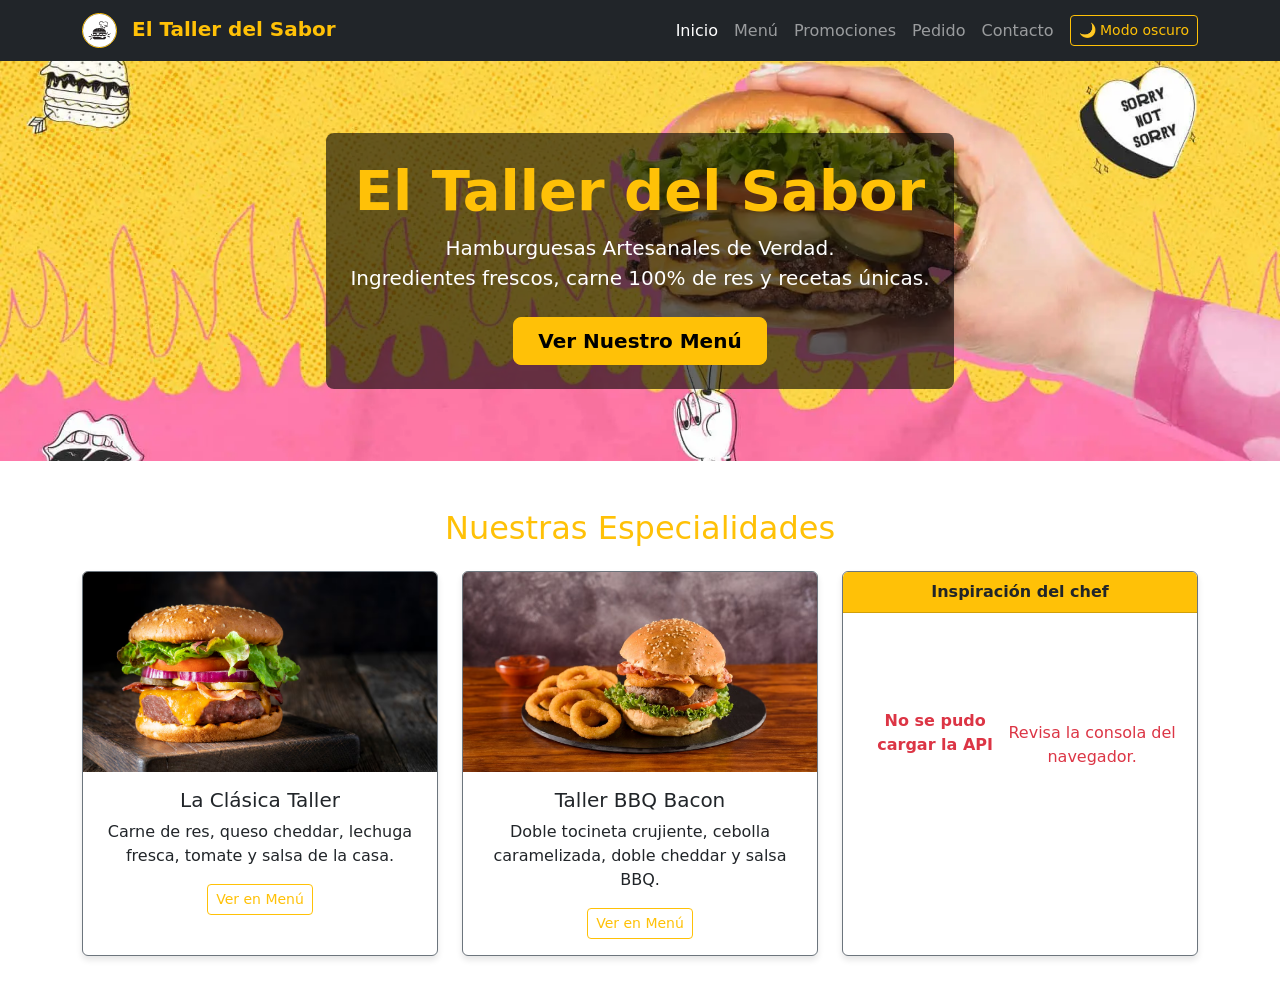
<file: index.html>
<!DOCTYPE html>
<html lang="es">
<head>
  <meta charset="UTF-8">
  <meta name="viewport" content="width=device-width, initial-scale=1.0">
  <title>El Taller del Sabor / Index</title>
  
  <link rel="icon" type="image/png" href="img/branding/favicon.png">
  <link href="https://cdn.jsdelivr.net/npm/bootstrap@5.3.0/dist/css/bootstrap.min.css" rel="stylesheet">
  <link rel="stylesheet" href="css/styles.css">
</head>
<body id="cuerpoPagina">

  <!-- Navegación -->
  <nav class="navbar navbar-expand-lg navbar-dark bg-dark sticky-top">
    <div class="container">
      <a class="navbar-brand fw-bold text-warning" href="index.html">
        <img src="img/branding/logo.jpg" width="35" height="35" class="rounded-circle me-2"> El Taller del Sabor
      </a>
      
      <button class="navbar-toggler" type="button" data-bs-toggle="collapse" data-bs-target="#menu">
        <span class="navbar-toggler-icon"></span>
      </button>

      <div class="collapse navbar-collapse" id="menu">
        <ul class="navbar-nav ms-auto align-items-lg-center">
          <li class="nav-item"><a class="nav-link active" href="index.html">Inicio</a></li>
          <li class="nav-item"><a class="nav-link" href="pages/menu.html">Menú</a></li>
          <li class="nav-item"><a class="nav-link" href="pages/promociones.html">Promociones</a></li>
          <li class="nav-item"><a class="nav-link" href="pages/pedidos.html">Pedido</a></li>
          <li class="nav-item"><a class="nav-link" href="pages/contacto.html">Contacto</a></li>
          <li class="nav-item ms-lg-2">
            <button id="btnModoOscuro" class="btn btn-outline-warning btn-sm mt-2 mt-lg-0">Modo oscuro</button>
          </li>
        </ul>
      </div>
    </div>
  </nav>

  <!-- Hero Banner -->
  <header class="hero-banner d-flex align-items-center" style="background-image: url('img/branding/banner-principal.webp');">
    <div class="container text-center">
      <div class="hero-overlay d-inline-block p-4">
        <h1 class="display-4 fw-bold text-warning">El Taller del Sabor</h1>
        <p class="lead text-white mb-4">Hamburguesas Artesanales de Verdad.<br>
        Ingredientes frescos, carne 100% de res y recetas únicas.</p>
        <a href="pages/menu.html" class="btn btn-warning btn-lg fw-bold px-4">Ver Nuestro Menú</a>
      </div>
    </div>
  </header>

  <!-- Especialidades -->
  <main class="container my-5">
    <h2 class="text-center mb-4 text-warning">Nuestras Especialidades</h2>

    <div class="row g-4">
      <!-- Hamburguesa 1 -->
      <div class="col-md-4">
        <div class="card h-100 border-secondary">
          <img src="img/productos/clasica-taller.jpg" class="card-img-top" alt="Hamburguesa Clasica">
          <div class="card-body text-center">
            <h3 class="h5 card-title">La Clásica Taller</h3>
            <p class="card-text">Carne de res, queso cheddar, lechuga fresca, tomate y salsa de la casa.</p>
            <a href="pages/menu.html" class="btn btn-outline-warning btn-sm">Ver en Menú</a>
          </div>
        </div>
      </div>

      <!-- Hamburguesa 2 -->
      <div class="col-md-4">
        <div class="card h-100 border-secondary">
          <img src="img/productos/taller-bbq-bacon.jpg" class="card-img-top" alt="Hamburguesa BBQ Bacon">
          <div class="card-body text-center">
            <h3 class="h5 card-title">Taller BBQ Bacon</h3>
            <p class="card-text">Doble tocineta crujiente, cebolla caramelizada, doble cheddar y salsa BBQ.</p>
            <a href="pages/menu.html" class="btn btn-outline-warning btn-sm">Ver en Menú</a>
          </div>
        </div>
      </div>

    <!-- API - Carrusel Inspiración del Chef -->
<div class="col-md-4">
    <div class="card h-100 border-secondary api-card">

        <div class="card-header bg-warning text-dark text-center fw-bold">
            Inspiración del chef
        </div>

        <div id="carruselHamburguesas" class="carousel slide" data-bs-ride="carousel" data-bs-interval="3000">

            <div id="inner-carrusel" class="carousel-inner">

                <div class="carousel-item active">
                    <div class="api-cargando">
                        Cargando inspiración del chef...
                    </div>
                </div>

            </div>

            <!-- Flecha izquierda -->
            <button
                class="carousel-control-prev"
                type="button"
                data-bs-target="#carruselHamburguesas"
                data-bs-slide="prev">

                <span class="carousel-control-prev-icon"></span>

            </button>

            <!-- Flecha derecha -->
            <button
                class="carousel-control-next"
                type="button"
                data-bs-target="#carruselHamburguesas"
                data-bs-slide="next">

                <span class="carousel-control-next-icon"></span>

            </button>

        </div>

    </div>
</div>

  <script src="https://cdn.jsdelivr.net/npm/bootstrap@5.3.0/dist/js/bootstrap.bundle.min.js"></script>
  <script src="js/app.js"></script>
</body>
</html>
</file>
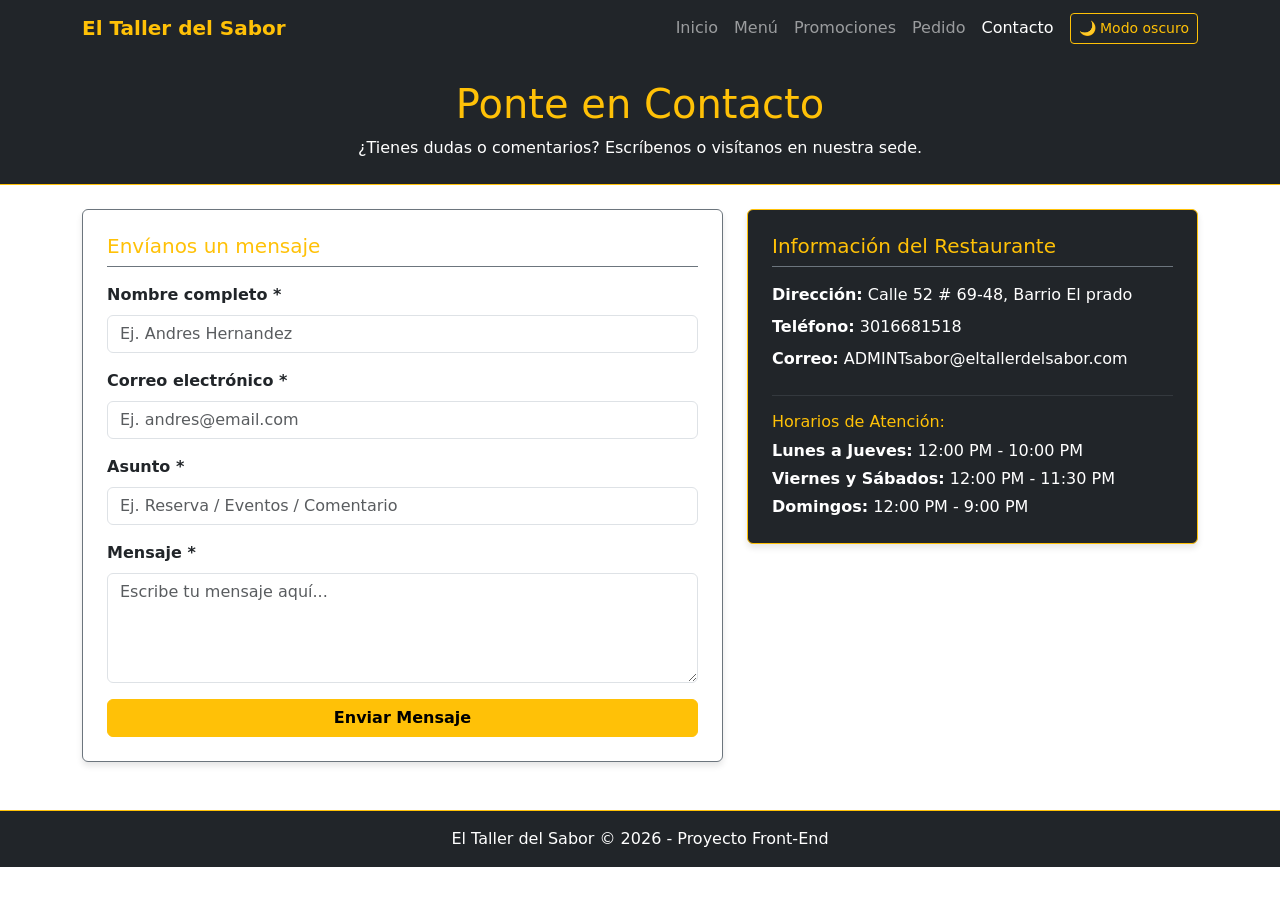
<file: pages/contacto.html>
<!DOCTYPE html>
<html lang="es">
<head>
  <meta charset="UTF-8">
  <meta name="viewport" content="width=device-width, initial-scale=1.0">
  <title>El Taller del Sabor - Contacto</title>
  
  <link href="https://cdn.jsdelivr.net/npm/bootstrap@5.3.0/dist/css/bootstrap.min.css" rel="stylesheet">
  <link rel="stylesheet" href="../css/styles.css">
</head>
<body id="cuerpoPagina">

  <!-- Navegación -->
  <nav class="navbar navbar-expand-lg navbar-dark bg-dark sticky-top">
    <div class="container">
      <a class="navbar-brand fw-bold text-warning" href="../index.html">El Taller del Sabor</a>
      
      <button class="navbar-toggler" type="button" data-bs-toggle="collapse" data-bs-target="#menu">
        <span class="navbar-toggler-icon"></span>
      </button>

      <div class="collapse navbar-collapse" id="menu">
        <ul class="navbar-nav ms-auto align-items-lg-center">
          <li class="nav-item"><a class="nav-link" href="../index.html">Inicio</a></li>
          <li class="nav-item"><a class="nav-link" href="menu.html">Menú</a></li>
          <li class="nav-item"><a class="nav-link" href="promociones.html">Promociones</a></li>
          <li class="nav-item"><a class="nav-link" href="pedidos.html">Pedido</a></li>
          <li class="nav-item"><a class="nav-link active" href="contacto.html">Contacto</a></li>
          <li class="nav-item ms-lg-2">
            <button id="btnModoOscuro" class="btn btn-outline-warning btn-sm mt-2 mt-lg-0">Modo oscuro</button>
          </li>
        </ul>
      </div>
    </div>
  </nav>

  <!-- Encabezado -->
  <header class="bg-dark text-white py-4 mb-4 border-bottom border-warning text-center">
    <div class="container">
      <h1 class="text-warning">Ponte en Contacto</h1>
      <p class="mb-0">¿Tienes dudas o comentarios? Escríbenos o visítanos en nuestra sede.</p>
    </div>
  </header>

  <!-- Contenido Principal -->
  <main class="container my-4">
    <div class="row g-4">
      
      <!-- Formulario de Contacto -->
      <section class="col-lg-7">
        <div class="card border-secondary p-4">
          <h2 class="h5 text-warning border-bottom border-secondary pb-2 mb-3">Envíanos un mensaje</h2>
          
          <form id="formContacto">
            <div class="mb-3">
              <label for="nombreContacto" class="form-label fw-bold">Nombre completo *</label>
              <input type="text" class="form-control" id="nombreContacto" placeholder="Ej. Andres Hernandez" required>
            </div>

            <div class="mb-3">
              <label for="correoContacto" class="form-label fw-bold">Correo electrónico *</label>
              <input type="email" class="form-control" id="correoContacto" placeholder="Ej. andres@email.com" required>
            </div>

            <div class="mb-3">
              <label for="asuntoContacto" class="form-label fw-bold">Asunto *</label>
              <input type="text" class="form-control" id="asuntoContacto" placeholder="Ej. Reserva / Eventos / Comentario" required>
            </div>

            <div class="mb-3">
              <label for="mensajeContacto" class="form-label fw-bold">Mensaje *</label>
              <textarea class="form-control" id="mensajeContacto" rows="4" placeholder="Escribe tu mensaje aquí..." required></textarea>
            </div>

            <button type="submit" class="btn btn-warning w-100 fw-bold">Enviar Mensaje</button>
          </form>
        </div>
      </section>

      <!-- Informacion de Ubicacion y Horarios -->
      <aside class="col-lg-5">
        <div class="card bg-dark text-white border-warning p-4 mb-4">
          <h2 class="h5 text-warning border-bottom border-secondary pb-2 mb-3">Información del Restaurante</h2>
          
          <p class="mb-2"><strong>Dirección:</strong> Calle 52 # 69-48, Barrio El prado</p>
          <p class="mb-2"><strong>Teléfono:</strong> 3016681518</p>
          <p class="mb-2"><strong>Correo:</strong> ADMINTsabor@eltallerdelsabor.com</p>
          
          <hr class="border-secondary my-3">

          <h3 class="h6 text-warning mb-2">Horarios de Atención:</h3>
          <p class="mb-1"><strong>Lunes a Jueves:</strong> 12:00 PM - 10:00 PM</p>
          <p class="mb-1"><strong>Viernes y Sábados:</strong> 12:00 PM - 11:30 PM</p>
          <p class="mb-0"><strong>Domingos:</strong> 12:00 PM - 9:00 PM</p>
        </div>
      </aside>

    </div>
  </main>

  <!-- Pie de página -->
  <footer class="bg-dark text-white text-center py-3 mt-5 border-top border-warning">
    <div class="container">
      <p class="mb-0">El Taller del Sabor &copy; 2026 - Proyecto Front-End</p>
    </div>
  </footer>

  <!-- Scripts -->
  <script src="https://cdn.jsdelivr.net/npm/bootstrap@5.3.0/dist/js/bootstrap.bundle.min.js"></script>
  <script src="../js/app.js"></script>
</body>
</html>
</file>
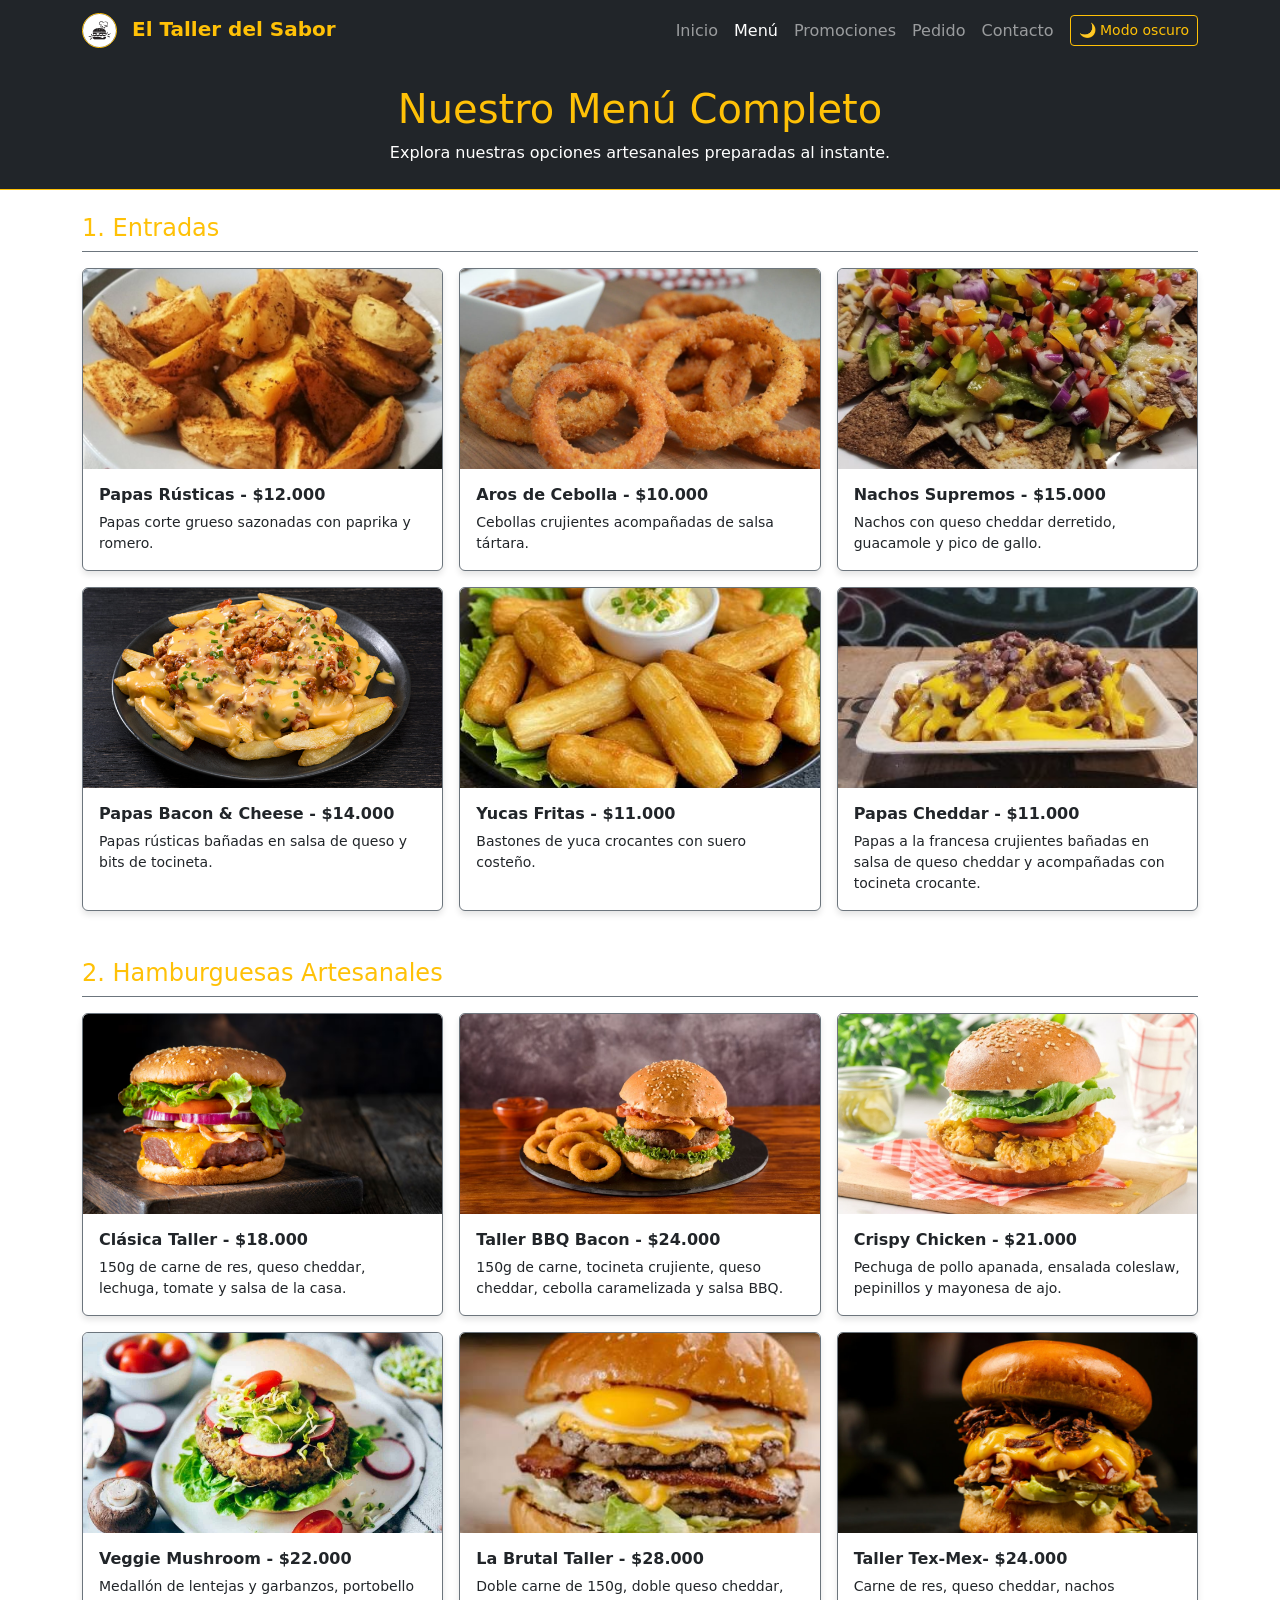
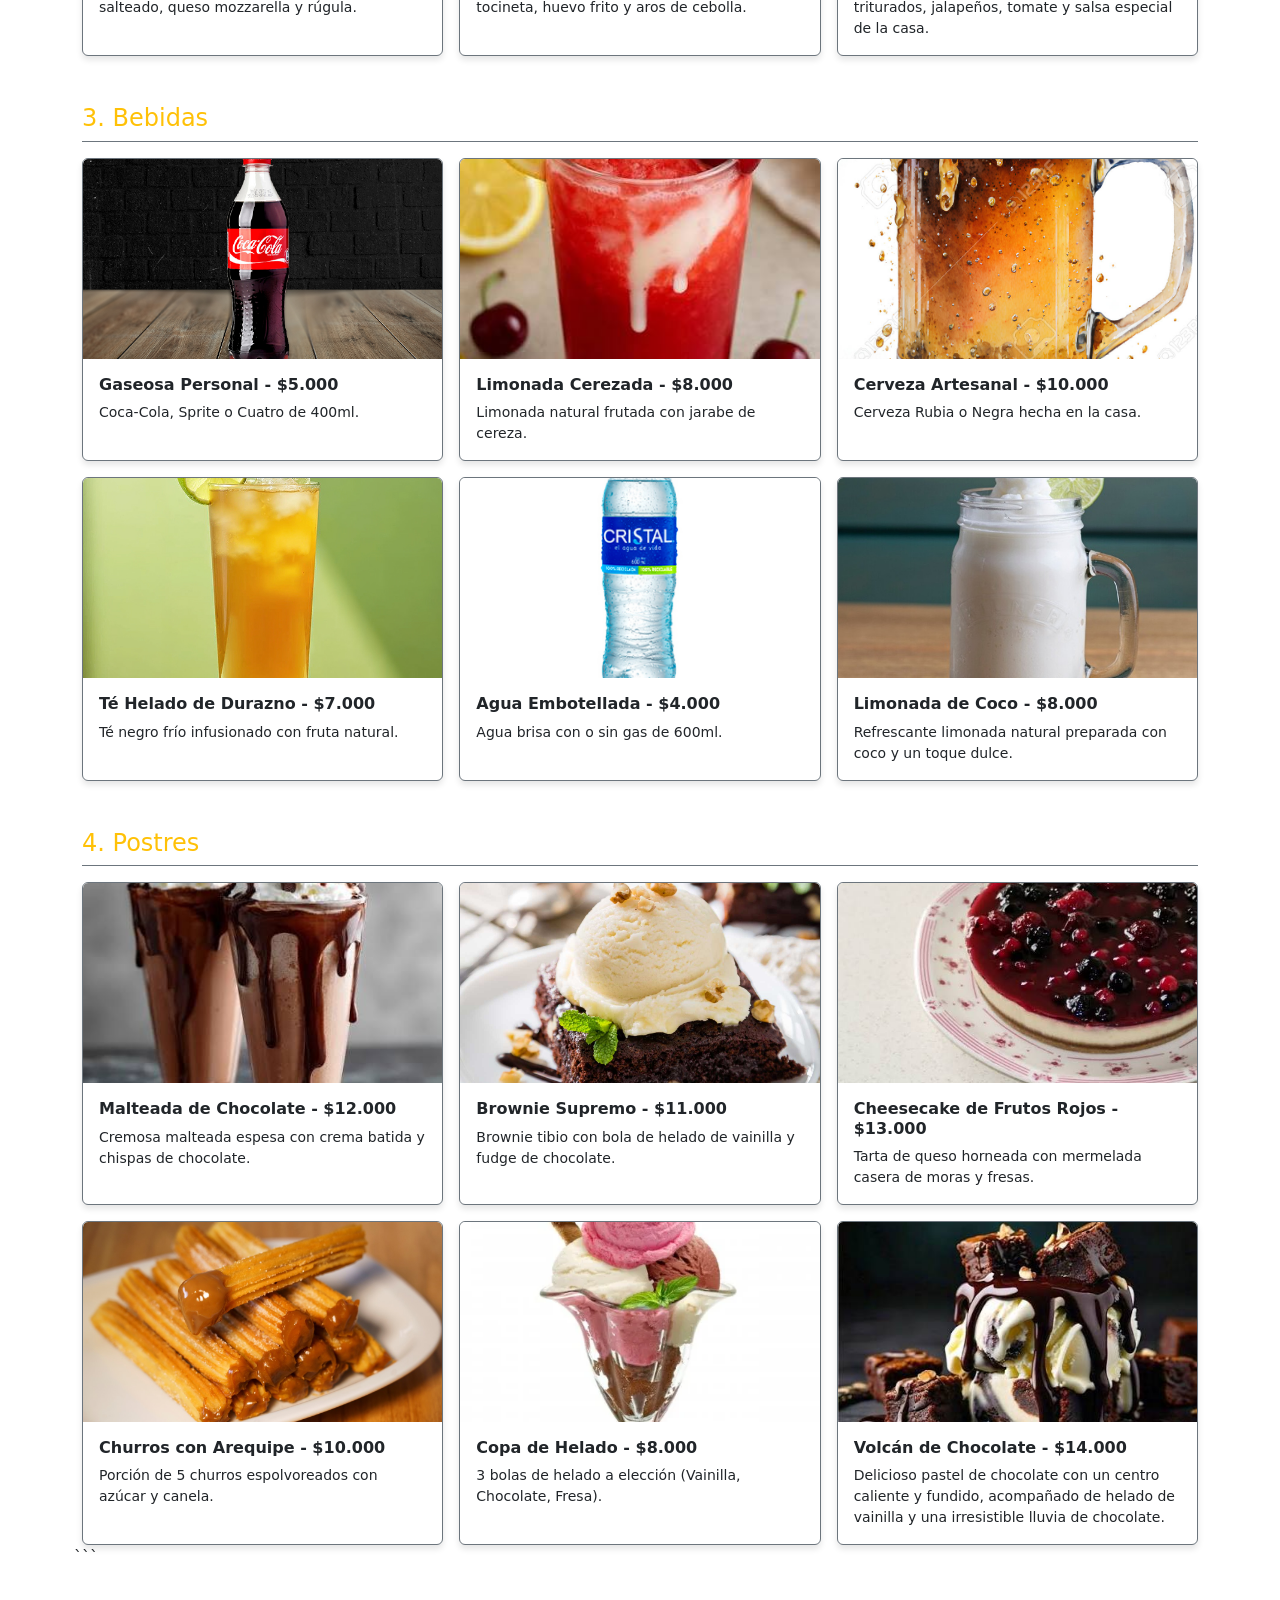
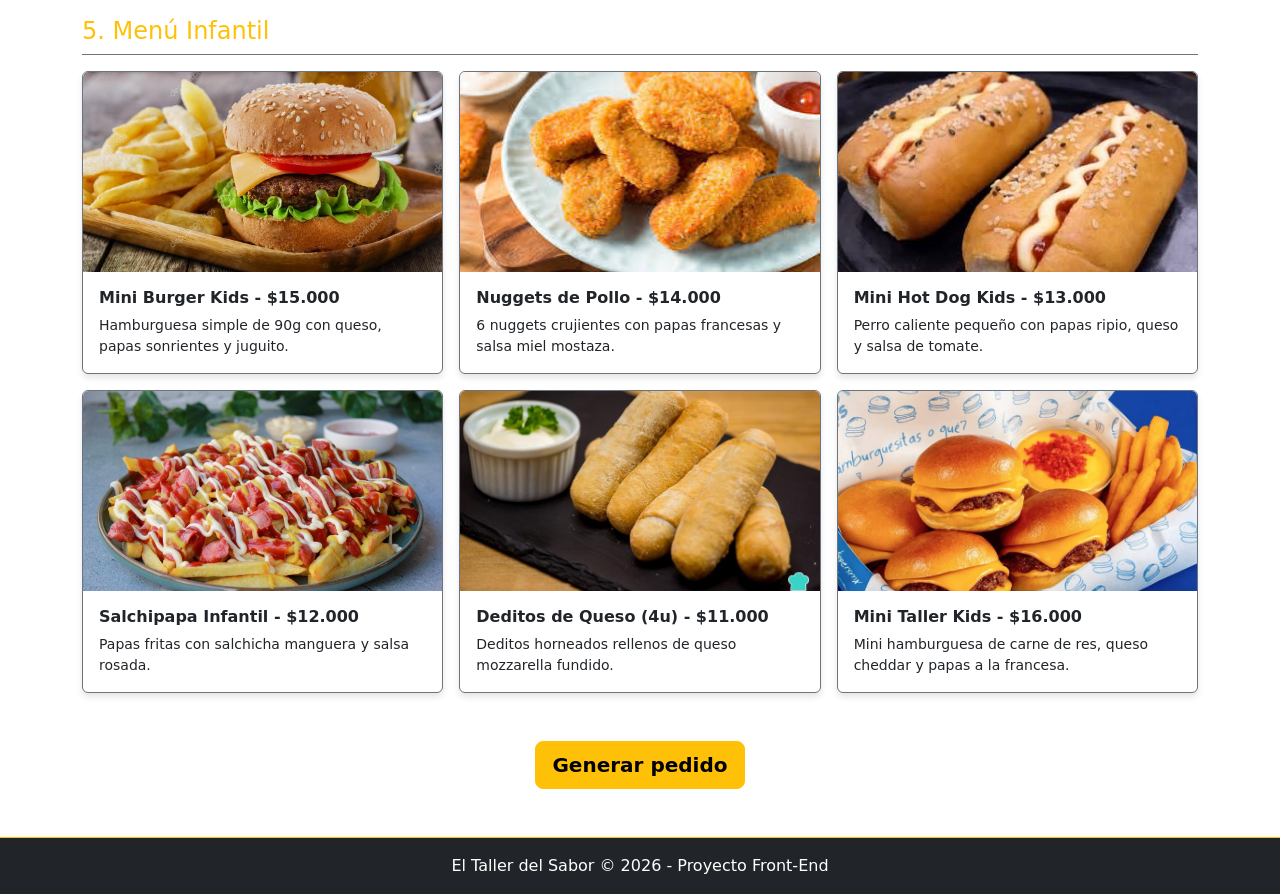
<file: pages/menu.html>
<!DOCTYPE html>
<html lang="es">
<head>
  <meta charset="UTF-8">
  <meta name="viewport" content="width=device-width, initial-scale=1.0">
  <title>El Taller del Sabor - Menú</title>
  
  <!-- Icono y estilos de Bootstrap -->
  <link rel="icon" type="image/png" href="../img/branding/favicon.png">
  <link href="https://cdn.jsdelivr.net/npm/bootstrap@5.3.0/dist/css/bootstrap.min.css" rel="stylesheet">
  <link rel="stylesheet" href="../css/styles.css">
  
</head>
<body id="cuerpoPagina">

  <!-- Barra de navegación principal -->
  <nav class="navbar navbar-expand-lg navbar-dark bg-dark sticky-top">
    <div class="container">
      <a class="navbar-brand fw-bold text-warning" href="../index.html">
        <img src="../img/branding/logo.jpg" width="35" height="35" class="rounded-circle me-2" alt="Logo"> El Taller del Sabor
      </a>
      
      <button class="navbar-toggler" type="button" data-bs-toggle="collapse" data-bs-target="#menu">
        <span class="navbar-toggler-icon"></span>
      </button>

      <div class="collapse navbar-collapse" id="menu">
        <ul class="navbar-nav ms-auto align-items-lg-center">
          <li class="nav-item"><a class="nav-link" href="../index.html">Inicio</a></li>
          <li class="nav-item"><a class="nav-link active" href="menu.html">Menú</a></li>
          <li class="nav-item"><a class="nav-link" href="promociones.html">Promociones</a></li>
          <li class="nav-item"><a class="nav-link" href="pedidos.html">Pedido</a></li>
          <li class="nav-item"><a class="nav-link" href="contacto.html">Contacto</a></li>
          <li class="nav-item ms-lg-2">
            <button id="btnModoOscuro" class="btn btn-outline-warning btn-sm mt-2 mt-lg-0">Modo oscuro</button>
          </li>
        </ul>
      </div>
    </div>
  </nav>

  <!-- Encabezado de la sección -->
  <header class="bg-dark text-white py-4 mb-4 border-bottom border-warning text-center">
    <div class="container">
      <h1 class="text-warning">Nuestro Menú Completo</h1>
      <p class="mb-0">Explora nuestras opciones artesanales preparadas al instante.</p>
    </div>
  </header>

  <!-- Contenido principal con las categorías del menú -->
  <main class="container my-4">

    <!-- Categoría 1: Acompañamientos -->
    <section class="mb-5">
      <h2 class="h4 text-warning border-bottom border-secondary pb-2 mb-3">1. Entradas</h2>
      <div class="row g-3">
    
        <div class="col-md-4">
          <article class="card h-100 border-secondary overflow-hidden">
            <img src="../img/entradas/papas-rusticas.jpg" class="card-img-top" alt="Papas Rústicas">
            <div class="card-body d-flex flex-column justify-content-between">
              <div>
                <h3 class="h6 card-title fw-bold">Papas Rústicas - $12.000</h3>
                <p class="card-text small">Papas corte grueso sazonadas con paprika y romero.</p>
              </div>
            </div>
          </article>
        </div>
    
        <div class="col-md-4">
          <article class="card h-100 border-secondary overflow-hidden">
            <img src="../img/entradas/aros-de-cebolla.jpg" class="card-img-top" alt="Aros de Cebolla">
            <div class="card-body d-flex flex-column justify-content-between">
              <div>
                <h3 class="h6 card-title fw-bold">Aros de Cebolla - $10.000</h3>
                <p class="card-text small">Cebollas crujientes acompañadas de salsa tártara.</p>
              </div>
            </div>
          </article>
        </div>
    
        <div class="col-md-4">
          <article class="card h-100 border-secondary overflow-hidden">
            <img src="../img/entradas/nachos-supremos.jpg" class="card-img-top" alt="Nachos Supremos">
            <div class="card-body d-flex flex-column justify-content-between">
              <div>
                <h3 class="h6 card-title fw-bold">Nachos Supremos - $15.000</h3>
                <p class="card-text small">Nachos con queso cheddar derretido, guacamole y pico de gallo.</p>
              </div>
            </div>
          </article>
        </div>
    
        <div class="col-md-4">
          <article class="card h-100 border-secondary overflow-hidden">
            <img src="../img/entradas/papas-bacon-cheese.jpg" class="card-img-top" alt="Papas Bacon & Cheese">
            <div class="card-body d-flex flex-column justify-content-between">
              <div>
                <h3 class="h6 card-title fw-bold">Papas Bacon & Cheese - $14.000</h3>
                <p class="card-text small">Papas rústicas bañadas en salsa de queso y bits de tocineta.</p>
              </div>
            </div>
          </article>
        </div>
    
        <div class="col-md-4">
          <article class="card h-100 border-secondary overflow-hidden">
            <img src="../img/entradas/yucas-fritas.jpg" class="card-img-top" alt="Yucas Fritas">
            <div class="card-body d-flex flex-column justify-content-between">
              <div>
                <h3 class="h6 card-title fw-bold">Yucas Fritas - $11.000</h3>
                <p class="card-text small">Bastones de yuca crocantes con suero costeño.</p>
              </div>
            </div>
          </article>
        </div>
    
        <div class="col-md-4">
          <article class="card h-100 border-secondary overflow-hidden">
            <img src="../img/entradas/Papas_Cheddar.jpg" class="card-img-top" alt="Yucas Fritas">
            <div class="card-body d-flex flex-column justify-content-between">
              <div>
                <h3 class="h6 card-title fw-bold">Papas Cheddar - $11.000</h3>
                <p class="card-text small">Papas a la francesa crujientes bañadas en salsa de queso cheddar y acompañadas
                  con tocineta crocante.</p>
              </div>
            </div>
          </article>
        </div>
    
      </div>
    </section>
    <!-- Categoría 2: Hamburguesas -->
    <section class="mb-5">
      <h2 class="h4 text-warning border-bottom border-secondary pb-2 mb-3">2. Hamburguesas Artesanales</h2>
      <div class="row g-3">
        
        <div class="col-md-4">
          <article class="card h-100 border-secondary overflow-hidden">
            <img src="../img/productos/clasica-taller.jpg" class="card-img-top" alt="Clásica Taller">
            <div class="card-body d-flex flex-column justify-content-between">
              <div>
                <h3 class="h6 card-title fw-bold">Clásica Taller - $18.000</h3>
                <p class="card-text small">150g de carne de res, queso cheddar, lechuga, tomate y salsa de la casa.</p>
              </div>
            </div>
          </article>
        </div>

        <div class="col-md-4">
          <article class="card h-100 border-secondary overflow-hidden">
            <img src="../img/productos/taller-bbq-bacon.jpg" class="card-img-top" alt="Taller BBQ Bacon">
            <div class="card-body d-flex flex-column justify-content-between">
              <div>
                <h3 class="h6 card-title fw-bold">Taller BBQ Bacon - $24.000</h3>
                <p class="card-text small">150g de carne, tocineta crujiente, queso cheddar, cebolla caramelizada y salsa BBQ.</p>
              </div>
            </div>
          </article>
        </div>

        <div class="col-md-4">
          <article class="card h-100 border-secondary overflow-hidden">
            <img src="../img/productos/crispy-chicken.jpg" class="card-img-top" alt="Crispy Chicken">
            <div class="card-body d-flex flex-column justify-content-between">
              <div>
                <h3 class="h6 card-title fw-bold">Crispy Chicken - $21.000</h3>
                <p class="card-text small">Pechuga de pollo apanada, ensalada coleslaw, pepinillos y mayonesa de ajo.</p>
              </div>
            </div>
          </article>
        </div>

        <div class="col-md-4">
          <article class="card h-100 border-secondary overflow-hidden">
            <img src="../img/productos/veggie-mushroom.jpg" class="card-img-top" alt="Veggie Mushroom">
            <div class="card-body d-flex flex-column justify-content-between">
              <div>
                <h3 class="h6 card-title fw-bold">Veggie Mushroom - $22.000</h3>
                <p class="card-text small">Medallón de lentejas y garbanzos, portobello salteado, queso mozzarella y rúgula.</p>
              </div>
            </div>
          </article>
        </div>

        <div class="col-md-4">
          <article class="card h-100 border-secondary overflow-hidden">
            <img src="../img/productos/la-brutal-taller.jpg" class="card-img-top" alt="La Brutal Taller">
            <div class="card-body d-flex flex-column justify-content-between">
              <div>
                <h3 class="h6 card-title fw-bold">La Brutal Taller - $28.000</h3>
                <p class="card-text small">Doble carne de 150g, doble queso cheddar, tocineta, huevo frito y aros de cebolla.</p>
              </div>
            </div>
          </article>
        </div>

        <div class="col-md-4">
          <article class="card h-100 border-secondary overflow-hidden">
            <img src="../img/productos/Taller_Tex_Mex.jpg" class="card-img-top" alt="Clásica Taller">
            <div class="card-body d-flex flex-column justify-content-between">
              <div>
                <h3 class="h6 card-title fw-bold">Taller Tex-Mex- $24.000</h3>
                <p class="card-text small">Carne de res, queso cheddar, nachos triturados, jalapeños, tomate y salsa especial de la casa.</p>
              </div>
            </div>
          </article>
        </div>
      </div>
    </section>


    

    <!-- Categoría 3: Bebidas -->
    <section class="mb-5">
      <h2 class="h4 text-warning border-bottom border-secondary pb-2 mb-3">3. Bebidas</h2>
      <div class="row g-3">
        
        <div class="col-md-4">
          <article class="card h-100 border-secondary overflow-hidden">
            <img src="../img/bebidas/gaseosa-personal.jpg" class="card-img-top" alt="Gaseosa Personal">
            <div class="card-body d-flex flex-column justify-content-between">
              <div>
                <h3 class="h6 card-title fw-bold">Gaseosa Personal - $5.000</h3>
                <p class="card-text small">Coca-Cola, Sprite o Cuatro de 400ml.</p>
              </div>
            </div>
          </article>
        </div>

        <div class="col-md-4">
          <article class="card h-100 border-secondary overflow-hidden">
            <img src="../img/bebidas/limonada-cerezada.jpg" class="card-img-top" alt="Limonada Cerezada">
            <div class="card-body d-flex flex-column justify-content-between">
              <div>
                <h3 class="h6 card-title fw-bold">Limonada Cerezada - $8.000</h3>
                <p class="card-text small">Limonada natural frutada con jarabe de cereza.</p>
              </div>
            </div>
          </article>
        </div>

        <div class="col-md-4">
          <article class="card h-100 border-secondary overflow-hidden">
            <img src="../img/bebidas/cerveza-artesanal.jpg" class="card-img-top" alt="Cerveza Artesanal">
            <div class="card-body d-flex flex-column justify-content-between">
              <div>
                <h3 class="h6 card-title fw-bold">Cerveza Artesanal - $10.000</h3>
                <p class="card-text small">Cerveza Rubia o Negra hecha en la casa.</p>
              </div>
            </div>
          </article>
        </div>

        <div class="col-md-4">
          <article class="card h-100 border-secondary overflow-hidden">
            <img src="../img/bebidas/te-helado.jpg" class="card-img-top" alt="Té Helado de Durazno">
            <div class="card-body d-flex flex-column justify-content-between">
              <div>
                <h3 class="h6 card-title fw-bold">Té Helado de Durazno - $7.000</h3>
                <p class="card-text small">Té negro frío infusionado con fruta natural.</p>
              </div>
            </div>
          </article>
        </div>

        <div class="col-md-4">
          <article class="card h-100 border-secondary overflow-hidden">
            <img src="../img/bebidas/agua-embotellada.jpg" class="card-img-top" alt="Agua Embotellada">
            <div class="card-body d-flex flex-column justify-content-between">
              <div>
                <h3 class="h6 card-title fw-bold">Agua Embotellada - $4.000</h3>
                <p class="card-text small">Agua brisa con o sin gas de 600ml.</p>
              </div>
            </div>
          </article>
        </div>

        <div class="col-md-4">
          <article class="card h-100 border-secondary overflow-hidden">
            <img src="../img/bebidas/limonada_de_coco.jpg" class="card-img-top" alt="Agua Embotellada">
            <div class="card-body d-flex flex-column justify-content-between">
              <div>
                <h3 class="h6 card-title fw-bold">Limonada de Coco - $8.000</h3>
                <p class="card-text small">Refrescante limonada natural preparada con coco y un toque dulce.</p>
              </div>
            </div>
          </article>
        </div>
      </div>
    </section>

    <!-- Categoría 4: Postres -->
    <section class="mb-5">
      <h2 class="h4 text-warning border-bottom border-secondary pb-2 mb-3">4. Postres</h2>
      <div class="row g-3">
        
        <div class="col-md-4">
          <article class="card h-100 border-secondary overflow-hidden">
            <img src="../img/postres/malteada-chocolate.jpg" class="card-img-top" alt="Malteada de Chocolate">
            <div class="card-body d-flex flex-column justify-content-between">
              <div>
                <h3 class="h6 card-title fw-bold">Malteada de Chocolate - $12.000</h3>
                <p class="card-text small">Cremosa malteada espesa con crema batida y chispas de chocolate.</p>
              </div>
            </div>
          </article>
        </div>

        <div class="col-md-4">
          <article class="card h-100 border-secondary overflow-hidden">
            <img src="../img/postres/Brownie_con_Helado.jpg" class="card-img-top" alt="Brownie Supremo">
            <div class="card-body d-flex flex-column justify-content-between">
              <div>
                <h3 class="h6 card-title fw-bold">Brownie Supremo - $11.000</h3>
                <p class="card-text small">Brownie tibio con bola de helado de vainilla y fudge de chocolate.</p>
              </div>
            </div>
          </article>
        </div>

        <div class="col-md-4">
          <article class="card h-100 border-secondary overflow-hidden">
            <img src="../img/postres/cheesecake-frutos-rojos.jpg" class="card-img-top" alt="Cheesecake de Frutos Rojos">
            <div class="card-body d-flex flex-column justify-content-between">
              <div>
                <h3 class="h6 card-title fw-bold">Cheesecake de Frutos Rojos - $13.000</h3>
                <p class="card-text small">Tarta de queso horneada con mermelada casera de moras y fresas.</p>
              </div>
            </div>
          </article>
        </div>

        <div class="col-md-4">
          <article class="card h-100 border-secondary overflow-hidden">
            <img src="../img/postres/churros-arequipe.jpg" class="card-img-top" alt="Churros con Arequipe">
            <div class="card-body d-flex flex-column justify-content-between">
              <div>
                <h3 class="h6 card-title fw-bold">Churros con Arequipe - $10.000</h3>
                <p class="card-text small">Porción de 5 churros espolvoreados con azúcar y canela.</p>
              </div>
            </div>
          </article>
        </div>

        <div class="col-md-4">
          <article class="card h-100 border-secondary overflow-hidden">
            <img src="../img/postres/copa-helado.webp" class="card-img-top" alt="Copa de Helado">
            <div class="card-body d-flex flex-column justify-content-between">
              <div>
                <h3 class="h6 card-title fw-bold">Copa de Helado - $8.000</h3>
                <p class="card-text small">3 bolas de helado a elección (Vainilla, Chocolate, Fresa).</p>
              </div>
            </div>
          </article>
        </div>

        <div class="col-md-4">
          <article class="card h-100 border-secondary overflow-hidden">
            <img src="../img/postres/volcan-chocolate.jpg" class="card-img-top" alt="Volcán de Chocolate">
            <div class="card-body d-flex flex-column justify-content-between">
              <div>
                <h3 class="h6 card-title fw-bold">Volcán de Chocolate - $14.000</h3>
                <p class="card-text small">Delicioso pastel de chocolate con un centro caliente y fundido, acompañado de helado
                  de vainilla y una irresistible lluvia de chocolate.</p>
              </div>
            </div>
          </article>
        </div>
        ```


      </div>
    </section>

    <!-- Categoría 5: Menú Infantil -->
    <section class="mb-5">
      <h2 class="h4 text-warning border-bottom border-secondary pb-2 mb-3">5. Menú Infantil</h2>
      <div class="row g-3">
        
        <div class="col-md-4">
          <article class="card h-100 border-secondary overflow-hidden">
            <img src="../img/infantil/mini-burger-kids.jpg" class="card-img-top" alt="Mini Burger Kids">
            <div class="card-body d-flex flex-column justify-content-between">
              <div>
                <h3 class="h6 card-title fw-bold">Mini Burger Kids - $15.000</h3>
                <p class="card-text small">Hamburguesa simple de 90g con queso, papas sonrientes y juguito.</p>
              </div>
            </div>
          </article>
        </div>

        <div class="col-md-4">
          <article class="card h-100 border-secondary overflow-hidden">
            <img src="../img/infantil/nuggets-pollo.jpg" class="card-img-top" alt="Nuggets de Pollo">
            <div class="card-body d-flex flex-column justify-content-between">
              <div>
                <h3 class="h6 card-title fw-bold">Nuggets de Pollo - $14.000</h3>
                <p class="card-text small">6 nuggets crujientes con papas francesas y salsa miel mostaza.</p>
              </div>
            </div>
          </article>
        </div>

        <div class="col-md-4">
          <article class="card h-100 border-secondary overflow-hidden">
            <img src="../img/infantil/mini-hot-dog.jpg" class="card-img-top" alt="Mini Hot Dog Kids">
            <div class="card-body d-flex flex-column justify-content-between">
              <div>
                <h3 class="h6 card-title fw-bold">Mini Hot Dog Kids - $13.000</h3>
                <p class="card-text small">Perro caliente pequeño con papas ripio, queso y salsa de tomate.</p>
              </div>
            </div>
          </article>
        </div>

        <div class="col-md-4">
          <article class="card h-100 border-secondary overflow-hidden">
            <img src="../img/infantil/salchipapa-infantil.jpg" class="card-img-top" alt="Salchipapa Infantil">
            <div class="card-body d-flex flex-column justify-content-between">
              <div>
                <h3 class="h6 card-title fw-bold">Salchipapa Infantil - $12.000</h3>
                <p class="card-text small">Papas fritas con salchicha manguera y salsa rosada.</p>
              </div>
            </div>
          </article>
        </div>

        <div class="col-md-4">
          <article class="card h-100 border-secondary overflow-hidden">
            <img src="../img/infantil/deditos-queso.jpg" class="card-img-top" alt="Deditos de Queso">
            <div class="card-body d-flex flex-column justify-content-between">
              <div>
                <h3 class="h6 card-title fw-bold">Deditos de Queso (4u) - $11.000</h3>
                <p class="card-text small">Deditos horneados rellenos de queso mozzarella fundido.</p>
              </div>
            </div>
          </article>
        </div>

        <div class="col-md-4">
          <article class="card h-100 border-secondary overflow-hidden">
            <img src="../img/infantil/Mini_Taller_Kids.jpg" class="card-img-top" alt="Deditos de Queso">
            <div class="card-body d-flex flex-column justify-content-between">
              <div>
                <h3 class="h6 card-title fw-bold">Mini Taller Kids - $16.000</h3>
                <p class="card-text small">Mini hamburguesa de carne de res, queso cheddar y papas a la francesa.</p>
              </div>
            </div>
          </article>
        </div>

      </div>
    </section>

    <!-- Botón de acción para ir a pedidos -->
    <div class="text-center mt-4">
      <a href="pedidos.html" class="btn btn-warning btn-lg fw-bold">Generar pedido</a>
    </div>

  </main>

  <!-- Pie de página -->
  <footer class="bg-dark text-white text-center py-3 mt-5 border-top border-warning">
    <div class="container">
      <p class="mb-0">El Taller del Sabor &copy; 2026 - Proyecto Front-End</p>
    </div>
  </footer>

  <!-- Scripts de Bootstrap y archivo personalizado -->
  <script src="https://cdn.jsdelivr.net/npm/bootstrap@5.3.0/dist/js/bootstrap.bundle.min.js"></script>
  <script src="../js/app.js"></script>
</body>
</html>
</file>
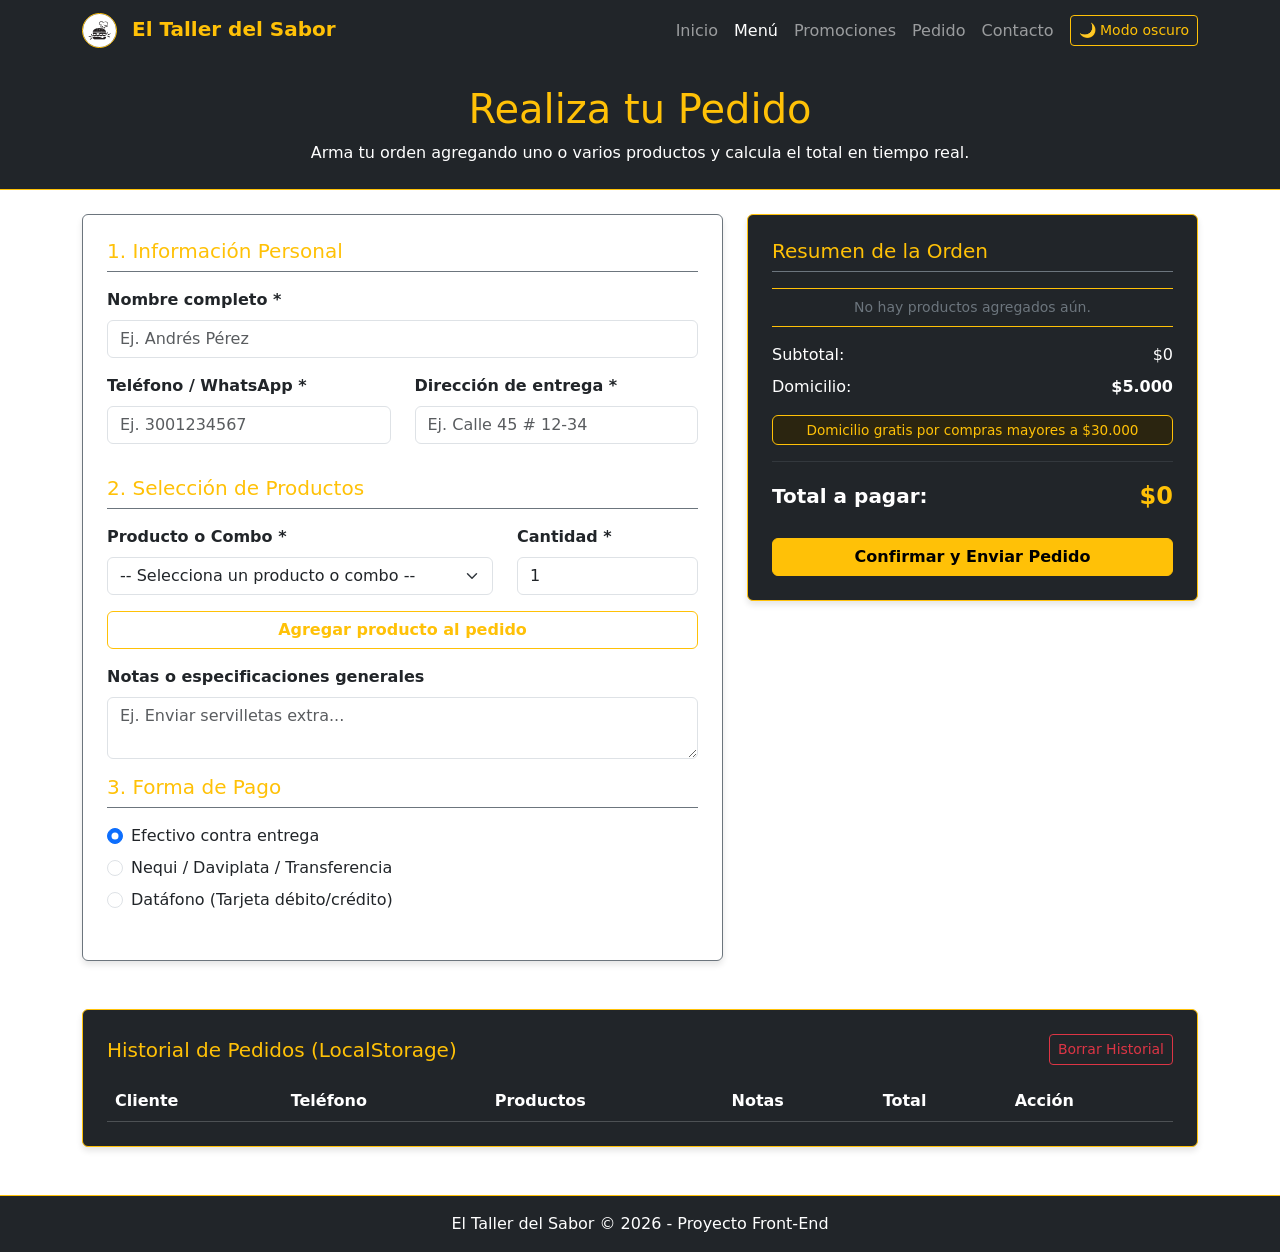
<file: pages/pedidos.html>
<!DOCTYPE html>
<html lang="es">
<head>
  <meta charset="UTF-8">
  <meta name="viewport" content="width=device-width, initial-scale=1.0">
  <title>El Taller del Sabor - Pedidos</title>
  
  <link href="https://cdn.jsdelivr.net/npm/bootstrap@5.3.0/dist/css/bootstrap.min.css" rel="stylesheet">
  <link rel="stylesheet" href="../css/styles.css">
</head>
<body id="cuerpoPagina">

  <!-- Barra de navegación principal -->
  <nav class="navbar navbar-expand-lg navbar-dark bg-dark sticky-top">
    <div class="container">
      <a class="navbar-brand fw-bold text-warning" href="../index.html">
        <img src="../img/branding/logo.jpg" width="35" height="35" class="rounded-circle me-2" alt="Logo"> El Taller del
        Sabor
      </a>
  
      <button class="navbar-toggler" type="button" data-bs-toggle="collapse" data-bs-target="#menu">
        <span class="navbar-toggler-icon"></span>
      </button>
  
      <div class="collapse navbar-collapse" id="menu">
        <ul class="navbar-nav ms-auto align-items-lg-center">
          <li class="nav-item"><a class="nav-link" href="../index.html">Inicio</a></li>
          <li class="nav-item"><a class="nav-link active" href="menu.html">Menú</a></li>
          <li class="nav-item"><a class="nav-link" href="promociones.html">Promociones</a></li>
          <li class="nav-item"><a class="nav-link" href="pedidos.html">Pedido</a></li>
          <li class="nav-item"><a class="nav-link" href="contacto.html">Contacto</a></li>
          <li class="nav-item ms-lg-2">
            <button id="btnModoOscuro" class="btn btn-outline-warning btn-sm mt-2 mt-lg-0">Modo oscuro</button>
          </li>
        </ul>
      </div>
    </div>
  </nav>

  <!-- Encabezado -->
  <header class="bg-dark text-white py-4 mb-4 border-bottom border-warning text-center">
    <div class="container">
      <h1 class="text-warning">Realiza tu Pedido</h1>
      <p class="mb-0">Arma tu orden agregando uno o varios productos y calcula el total en tiempo real.</p>
    </div>
  </header>

  <!-- Contenido Principal -->
  <main class="container my-4">
    <div class="row g-4">
      
      <!-- Formulario de Pedido -->
      <section class="col-lg-7">
        <div class="card border-secondary p-4">
          <form id="formPedido">
            
            <h2 class="h5 text-warning border-bottom border-secondary pb-2 mb-3">1. Información Personal</h2>
            
            <div class="mb-3">
              <label for="nombreCliente" class="form-label fw-bold">Nombre completo *</label>
              <input type="text" class="form-control" id="nombreCliente" placeholder="Ej. Andrés Pérez" required>
            </div>

            <div class="row">
              <div class="col-md-6 mb-3">
                <label for="telefonoCliente" class="form-label fw-bold">Teléfono / WhatsApp *</label>
                <input type="tel" class="form-control" id="telefonoCliente" placeholder="Ej. 3001234567" required>
              </div>

              <div class="col-md-6 mb-3">
                <label for="direccionCliente" class="form-label fw-bold">Dirección de entrega *</label>
                <input type="text" class="form-control" id="direccionCliente" placeholder="Ej. Calle 45 # 12-34" required>
              </div>
            </div>

            <h2 class="h5 text-warning border-bottom border-secondary pb-2 my-3">2. Selección de Productos</h2>

            <div class="row">
              <div class="col-md-8 mb-3">
                <label for="selectProducto" class="form-label fw-bold">Producto o Combo *</label>
                <select class="form-select" id="selectProducto">
                  <option value="" selected disabled>-- Selecciona un producto o combo --</option>
                  
                  <optgroup label="Entradas (6)">
                    <option value="12000">Papas Rústicas - $12.000</option>
                    <option value="10000">Aros de Cebolla - $10.000</option>
                    <option value="15000">Nachos Supremos - $15.000</option>
                    <option value="14000">Papas Bacon & Cheese - $14.000</option>
                    <option value="11000">Yucas Fritas - $11.000</option>
                    <option value="11000">Papas Cheddar - $11.000</option>
                  
                  </optgroup>

                  <optgroup label="Hamburguesas (6)">
                    <option value="18000">Hamburguesa Clásica - $18.000</option>
                    <option value="24000">Taller BBQ Bacon - $24.000</option>
                    <option value="21000">Crispy Chicken - $21.000</option>
                    <option value="22000">Veggie Mushroom - $22.000</option>
                    <option value="28000">La Brutal Taller - $28.000</option>
                    <option value="24000">Taller Tex-Mex- $24.000</option>
                  </optgroup>

                  

                  <optgroup label="Bebidas(6)">
                    <option value="5000">Gaseosa Personal - $5.000</option>
                    <option value="8000">Limonada Cerezada - $8.000</option>
                    <option value="10000">Cerveza Artesanal - $10.000</option>
                    <option value="7000">Té Helado de Durazno - $7.000</option>
                    <option value="4000">Agua Embotellada - $4.000</option>
                    <option value="8000">Limonada de Coco - $8.000</option>
                  </optgroup>

                  <optgroup label="Postres (6)">
                    <option value="12000">Malteada de Chocolate - $12.000</option>
                    <option value="11000">Brownie Supremo - $11.000</option>
                    <option value="13000">Cheesecake de Frutos Rojos - $13.000</option>
                    <option value="10000">Churros con Arequipe - $10.000</option>
                    <option value="8000">Copa de Helado - $8.000</option>
                    <option value="14000">Volcán de Chocolate - $14.000</option>
                  </optgroup>

                  <optgroup label="Menú Infantil (6)">
                    <option value="15000">Mini Burger Kids - $15.000</option>
                    <option value="14000">Nuggets de Pollo - $14.000</option>
                    <option value="13000">Mini Hot Dog Kids - $13.000</option>
                    <option value="12000">Salchipapa Infantil - $12.000</option>
                    <option value="11000">Deditos de Queso (4u) - $11.000</option>
                    <option value="16000">Mini Taller Kids - $16.000</option>
                  </optgroup>

                  <optgroup label="Promociones Especiales">
                    <option value="51200">Combo Pareja Taller - $51.200</option>
                    <option value="72000">Combo Amigos 4x3 - $72.000</option>
                    <option value="28000">Jueves Cervecero - $28.000</option>
                    <option value="19500">Sweet Break Taller - $19.500</option>
                    <option value="28000">Combo Express Chicken - $28.000</option>
                    <option value="103500">Mega Family Pack - $103.500</option>
                  </optgroup>
                </select>
              </div>

              <div class="col-md-4 mb-3">
                <label for="cantidadProducto" class="form-label fw-bold">Cantidad *</label>
                <input type="number" class="form-control" id="cantidadProducto" min="1" max="10" value="1">
              </div>
            </div>

            <div class="mb-3">
              <button type="button" id="btnAgregarItem" class="btn btn-outline-warning w-100 fw-bold">Agregar producto al pedido</button>
            </div>

            <div class="mb-3">
              <label for="notasPedido" class="form-label fw-bold">Notas o especificaciones generales</label>
              <textarea class="form-control" id="notasPedido" rows="2" placeholder="Ej. Enviar servilletas extra..."></textarea>
            </div>

            <h2 class="h5 text-warning border-bottom border-secondary pb-2 my-3">3. Forma de Pago</h2>

            <div class="mb-4">
              <div class="form-check mb-2">
                <input class="form-check-input" type="radio" name="metodoPago" id="pagoEfectivo" value="Efectivo" checked>
                <label class="form-check-label" for="pagoEfectivo">Efectivo contra entrega</label>
              </div>
              <div class="form-check mb-2">
                <input class="form-check-input" type="radio" name="metodoPago" id="pagoNequi" value="Nequi/Daviplata">
                <label class="form-check-label" for="pagoNequi">Nequi / Daviplata / Transferencia</label>
              </div>
              <div class="form-check">
                <input class="form-check-input" type="radio" name="metodoPago" id="pagoTarjeta" value="Datáfono">
                <label class="form-check-label" for="pagoTarjeta">Datáfono (Tarjeta débito/crédito)</label>
              </div>
            </div>
          </form>
        </div>
      </section>

      <!-- Panel Lateral: Resumen -->
      <aside class="col-lg-5">
        <div class="card bg-dark text-white border-warning p-4 sticky-top" style="top: 90px;">
          <h2 class="h5 text-warning border-bottom border-secondary pb-2 mb-3">Resumen de la Orden</h2>
          
          <!-- Lista dinámica de productos agregados -->
          <ul id="listaResumenItems" class="list-group list-group-flush bg-transparent mb-3" style="max-height: 180px; overflow-y: auto;">
            <li class="list-group-item bg-dark text-muted small text-center border-secondary">No hay productos agregados aún.</li>
          </ul>

          <div class="d-flex justify-content-between mb-2">
            <span>Subtotal:</span>
            <span id="resumenSubtotal">$0</span>
          </div>

          <div class="d-flex justify-content-between mb-2">
            <span>Domicilio:</span>
            <span id="resumenDomicilio" class="fw-bold">$5.000</span>
          </div>

          <div id="alertaDomicilio" class="alert alerta-domicilio-custom py-1 px-2 my-2 text-center small" style="font-size: 0.85rem;">
            Domicilio gratis por compras mayores a $30.000
          </div>

          <hr class="border-secondary my-2">

          <div class="d-flex justify-content-between align-items-center my-2">
            <span class="fw-bold fs-5">Total a pagar:</span>
            <span id="resumenTotal" class="fs-4 fw-bold text-warning">$0</span>
          </div>

          <!-- Botón vinculado al formulario principal -->
          <button type="submit" form="formPedido" class="btn btn-warning w-100 fw-bold mt-3">Confirmar y Enviar Pedido</button>
        </div>
      </aside>

    </div>

    <!-- Sección de Historial con LocalStorage -->
    <section class="row mt-5">
      <div class="col-12">
        <div class="card border-warning bg-dark text-white p-4">
          <div class="d-flex justify-content-between align-items-center mb-3">
            <h2 class="h5 text-warning mb-0">Historial de Pedidos (LocalStorage)</h2>
            <button id="btnLimpiarHistorial" class="btn btn-outline-danger btn-sm">Borrar Historial</button>
          </div>
          <div class="table-responsive">
            <table class="table table-dark table-striped table-hover align-middle mb-0">
              <thead>
                <tr>
                  <th>Cliente</th>
                  <th>Teléfono</th>
                  <th>Productos</th>
                  <th>Notas</th>
                  <th>Total</th>
                  <th>Acción</th>
                </tr>
              </thead>
              <tbody id="tablaHistorial">
                <!-- Se llena dinámicamente con JavaScript -->
              </tbody>
            </table>
          </div>
        </div>
      </div>
    </section>

  </main>

  <!-- Pie de página -->
  <footer class="bg-dark text-white text-center py-3 mt-5 border-top border-warning">
    <div class="container">
      <p class="mb-0">El Taller del Sabor &copy; 2026 - Proyecto Front-End</p>
    </div>
  </footer>

  <!-- Toast / Notificación para JS -->
  <div class="toast-container position-fixed bottom-0 end-0 p-3">
    <div id="toastNotificacion" class="toast align-items-center text-bg-warning border-0" role="alert" aria-live="assertive" aria-atomic="true">
      <div class="d-flex">
        <div class="toast-body fw-bold" id="mensajeToast">
          ¡Pedido enviado con éxito!
        </div>
        <button type="button" class="btn-close me-2 m-auto" data-bs-dismiss="toast" aria-label="Close"></button>
      </div>
    </div>
  </div>

  <!-- Scripts -->
  <script src="https://cdn.jsdelivr.net/npm/bootstrap@5.3.0/dist/js/bootstrap.bundle.min.js"></script>
  <script src="../js/app.js"></script>
</body>
</html>
</file>
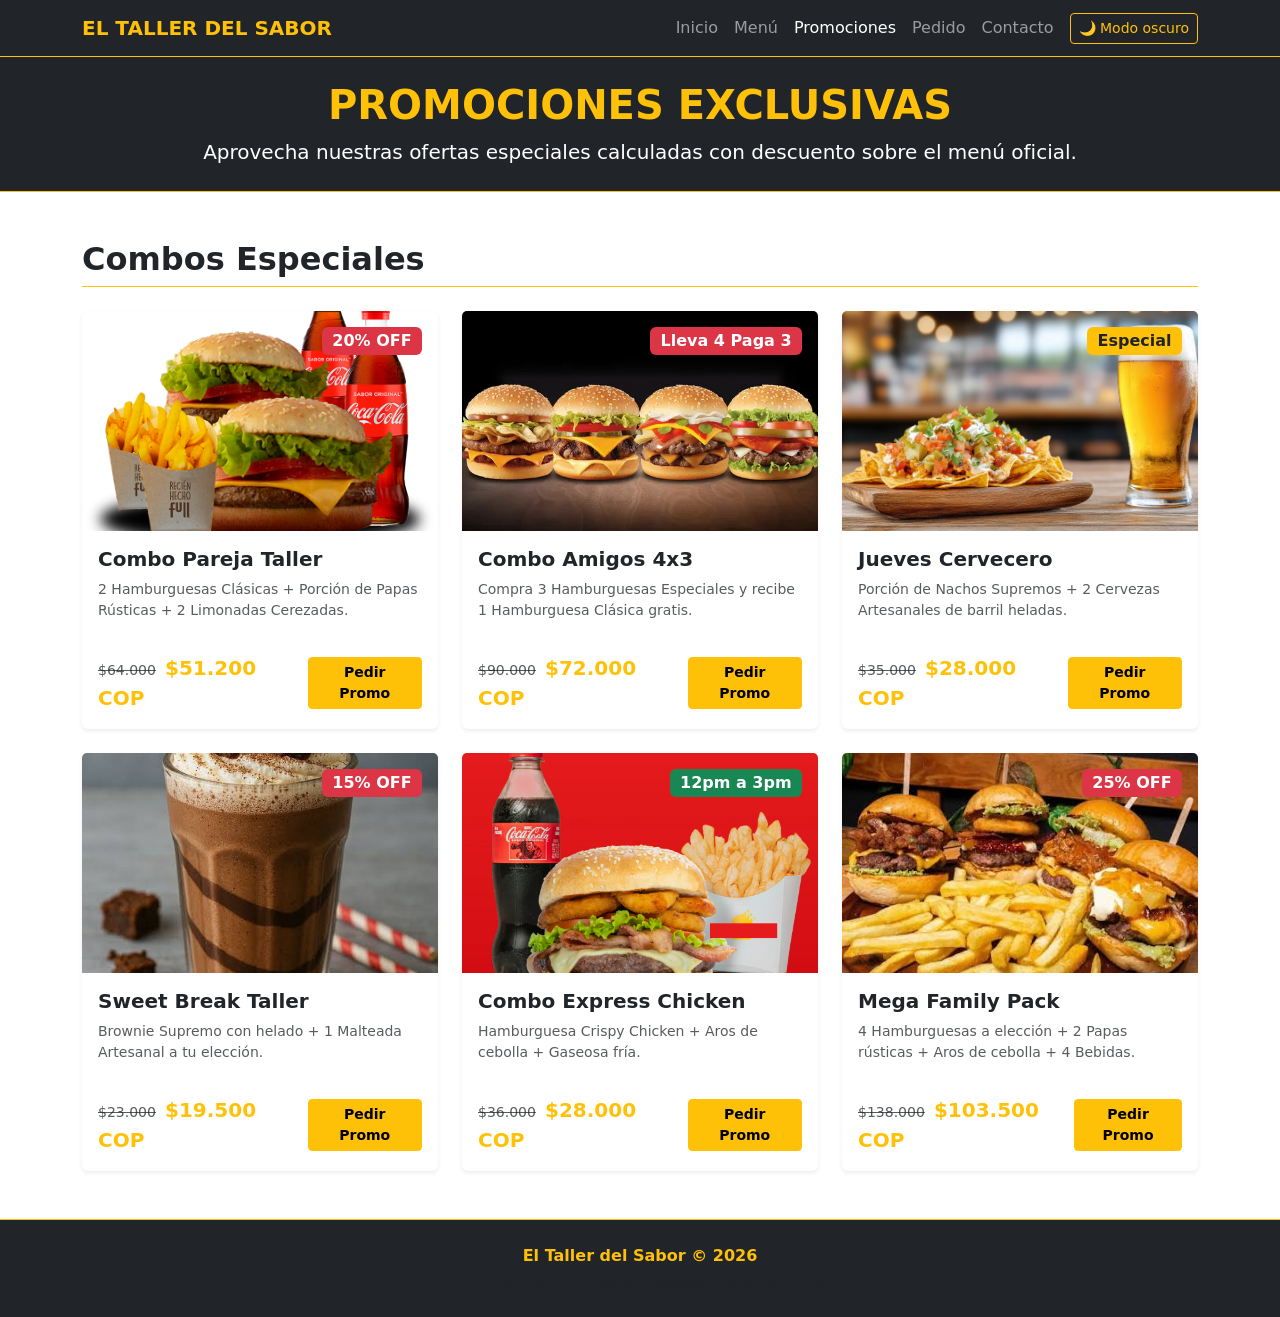
<file: pages/promociones.html>
<!DOCTYPE html>
<html lang="es">
<head>
  <meta charset="UTF-8">
  <meta name="viewport" content="width=device-width, initial-scale=1.0">
  <title>El Taller del Sabor - Promociones</title>
  
  <link href="https://cdn.jsdelivr.net/npm/bootstrap@5.3.0/dist/css/bootstrap.min.css" rel="stylesheet">
  <link rel="stylesheet" href="../css/styles.css">
</head>
<body id="cuerpoPagina">

  <nav class="navbar navbar-expand-lg navbar-dark bg-dark sticky-top border-bottom border-warning">
    <div class="container">
      <a class="navbar-brand fw-bold text-warning" href="../index.html">EL TALLER DEL SABOR</a>
      
      <button class="navbar-toggler" type="button" data-bs-toggle="collapse" data-bs-target="#menuNavegacion">
        <span class="navbar-toggler-icon"></span>
      </button>

      <div class="collapse navbar-collapse" id="menuNavegacion">
        <ul class="navbar-nav ms-auto mb-2 mb-lg-0 align-items-lg-center">
          <li class="nav-item"><a class="nav-link" href="../index.html">Inicio</a></li>
          <li class="nav-item"><a class="nav-link" href="menu.html">Menú</a></li>
          <li class="nav-item"><a class="nav-link active" href="promociones.html">Promociones</a></li>
          <li class="nav-item"><a class="nav-link" href="pedidos.html">Pedido</a></li>
          <li class="nav-item"><a class="nav-link" href="contacto.html">Contacto</a></li>
          <li class="nav-item ms-lg-2">
            <button id="btnModoOscuro" class="btn btn-outline-warning btn-sm mt-2 mt-lg-0">Modo oscuro</button>
          </li>
        </ul>
      </div>
    </div>
  </nav>

  <header class="bg-dark text-white py-4 mb-5 border-bottom border-warning">
    <div class="container text-center">
      <h1 class="fw-bold text-warning">PROMOCIONES EXCLUSIVAS</h1>
      <p class="lead mb-0">Aprovecha nuestras ofertas especiales calculadas con descuento sobre el menú oficial.</p>
    </div>
  </header>

  <main class="container mb-5">
    
    <section class="mb-5">
      <h2 class="fw-bold border-bottom border-warning pb-2 mb-4">Combos Especiales</h2>
      <div class="row g-4">
        
        <!-- Promo 1 -->
        <article class="col-md-4">
          <div class="card h-100 shadow-sm border-0 position-relative">
            <span class="position-absolute top-0 end-0 badge bg-danger m-3 fs-6">20% OFF</span>
            <img src="../img/promociones/combo-pareja.jpg" class="card-img-top" alt="Combo Pareja Taller" style="height: 220px; object-fit: cover;">
            <div class="card-body d-flex flex-column">
              <h3 class="h5 card-title fw-bold">Combo Pareja Taller</h3>
              <p class="card-text text-muted small flex-grow-1">2 Hamburguesas Clásicas + Porción de Papas Rústicas + 2 Limonadas Cerezadas.</p>
              <div class="d-flex justify-content-between align-items-center mt-3">
                <div>
                  <small class="text-decoration-line-through text-muted me-1">$64.000</small>
                  <span class="fs-5 fw-bold text-warning">$51.200 COP</span>
                </div>
                <a href="pedidos.html" class="btn btn-warning btn-sm fw-bold">Pedir Promo</a>
              </div>
            </div>
          </div>
        </article>

        <!-- Promo 2 -->
        <article class="col-md-4">
          <div class="card h-100 shadow-sm border-0 position-relative">
            <span class="position-absolute top-0 end-0 badge bg-danger m-3 fs-6">Lleva 4 Paga 3</span>
            <img src="../img/promociones/combo-amigos.jpg" class="card-img-top" alt="Combo Amigos" style="height: 220px; object-fit: cover;">
            <div class="card-body d-flex flex-column">
              <h3 class="h5 card-title fw-bold">Combo Amigos 4x3</h3>
              <p class="card-text text-muted small flex-grow-1">Compra 3 Hamburguesas Especiales y recibe 1 Hamburguesa Clásica gratis.</p>
              <div class="d-flex justify-content-between align-items-center mt-3">
                <div>
                  <small class="text-decoration-line-through text-muted me-1">$90.000</small>
                  <span class="fs-5 fw-bold text-warning">$72.000 COP</span>
                </div>
                <a href="pedidos.html" class="btn btn-warning btn-sm fw-bold">Pedir Promo</a>
              </div>
            </div>
          </div>
        </article>

        <!-- Promo 3 -->
        <article class="col-md-4">
          <div class="card h-100 shadow-sm border-0 position-relative">
            <span class="position-absolute top-0 end-0 badge bg-warning text-dark m-3 fs-6">Especial</span>
            <img src="../img/promociones/jueves-cervecero.jpg" class="card-img-top" alt="Cerveza y Nachos" style="height: 220px; object-fit: cover;">
            <div class="card-body d-flex flex-column">
              <h3 class="h5 card-title fw-bold">Jueves Cervecero</h3>
              <p class="card-text text-muted small flex-grow-1">Porción de Nachos Supremos + 2 Cervezas Artesanales de barril heladas.</p>
              <div class="d-flex justify-content-between align-items-center mt-3">
                <div>
                  <small class="text-decoration-line-through text-muted me-1">$35.000</small>
                  <span class="fs-5 fw-bold text-warning">$28.000 COP</span>
                </div>
                <a href="pedidos.html" class="btn btn-warning btn-sm fw-bold">Pedir Promo</a>
              </div>
            </div>
          </div>
        </article>

        <!-- Promo 4 -->
        <article class="col-md-4">
          <div class="card h-100 shadow-sm border-0 position-relative">
            <span class="position-absolute top-0 end-0 badge bg-danger m-3 fs-6">15% OFF</span>
            <img src="../img/promociones/sweet-break.jpg" class="card-img-top" alt="Sweet Combo" style="height: 220px; object-fit: cover;">
            <div class="card-body d-flex flex-column">
              <h3 class="h5 card-title fw-bold">Sweet Break Taller</h3>
              <p class="card-text text-muted small flex-grow-1">Brownie Supremo con helado + 1 Malteada Artesanal a tu elección.</p>
              <div class="d-flex justify-content-between align-items-center mt-3">
                <div>
                  <small class="text-decoration-line-through text-muted me-1">$23.000</small>
                  <span class="fs-5 fw-bold text-warning">$19.500 COP</span>
                </div>
                <a href="pedidos.html" class="btn btn-warning btn-sm fw-bold">Pedir Promo</a>
              </div>
            </div>
          </div>
        </article>

        <!-- Promo 5 -->
        <article class="col-md-4">
          <div class="card h-100 shadow-sm border-0 position-relative">
            <span class="position-absolute top-0 end-0 badge bg-success m-3 fs-6">12pm a 3pm</span>
            <img src="../img/promociones/express-chicken.jpg" class="card-img-top" alt="Combo Crispy Chicken" style="height: 220px; object-fit: cover;">
            <div class="card-body d-flex flex-column">
              <h3 class="h5 card-title fw-bold">Combo Express Chicken</h3>
              <p class="card-text text-muted small flex-grow-1">Hamburguesa Crispy Chicken + Aros de cebolla + Gaseosa fría.</p>
              <div class="d-flex justify-content-between align-items-center mt-3">
                <div>
                  <small class="text-decoration-line-through text-muted me-1">$36.000</small>
                  <span class="fs-5 fw-bold text-warning">$28.000 COP</span>
                </div>
                <a href="pedidos.html" class="btn btn-warning btn-sm fw-bold">Pedir Promo</a>
              </div>
            </div>
          </div>
        </article>

        <!-- Promo 6 -->
        <article class="col-md-4">
          <div class="card h-100 shadow-sm border-0 position-relative">
            <span class="position-absolute top-0 end-0 badge bg-danger m-3 fs-6">25% OFF</span>
            <img src="../img/promociones/family-pack.jpg" class="card-img-top" alt="Family Pack Taller" style="height: 220px; object-fit: cover;">
            <div class="card-body d-flex flex-column">
              <h3 class="h5 card-title fw-bold">Mega Family Pack</h3>
              <p class="card-text text-muted small flex-grow-1">4 Hamburguesas a elección + 2 Papas rústicas + Aros de cebolla + 4 Bebidas.</p>
              <div class="d-flex justify-content-between align-items-center mt-3">
                <div>
                  <small class="text-decoration-line-through text-muted me-1">$138.000</small>
                  <span class="fs-5 fw-bold text-warning">$103.500 COP</span>
                </div>
                <a href="pedidos.html" class="btn btn-warning btn-sm fw-bold">Pedir Promo</a>
              </div>
            </div>
          </div>
        </article>

      </div>
    </section>

  </main>

  <footer class="bg-dark text-white py-4 border-top border-warning text-center mt-auto">
    <div class="container">
      <p class="fw-bold text-warning mb-1">El Taller del Sabor &copy; 2026</p>
      <p class="small text-muted mb-0">Proyecto formativo SENA - Desarrollo Web Front-End</p>
    </div>
  </footer>

  <script src="https://cdn.jsdelivr.net/npm/bootstrap@5.3.0/dist/js/bootstrap.bundle.min.js"></script>
  <script src="../js/app.js"></script>
</body>
</html>
</file>
<file: css/styles.css>
/* ==========================================
   MODO OSCURO / MODO CLARO
   ========================================== */

body {
    background-color: #ffffff;
    color: #212529;
    transition: background-color 0.3s ease, color 0.3s ease;
}

body.oscuro {
    background-color: #181818;
    color: #f5f5f5;
}

/* Navbar y header */

nav,
header {
    background-color: #212529 !important;
    transition: background-color 0.3s ease, color 0.3s ease, box-shadow 0.3s ease;
}

body.oscuro nav,
body.oscuro header {
    background-color: #f5f5f5 !important;
    box-shadow: 0 2px 5px #000;
}

/* Letras del header */

body.oscuro header h1,
body.oscuro header h2,
body.oscuro header h3,
body.oscuro header h4,
body.oscuro header h5,
body.oscuro header h6 {
    color: #181818 !important;
}

body.oscuro header p {
    color: #333333 !important;
}

body.oscuro header a {
    color: #181818 !important;
}

body.oscuro header .text-white {
    color: #181818 !important;
}

body.oscuro header .text-light {
    color: #333333 !important;
}

/* Letras del navbar */

body.oscuro nav .nav-link {
    color: #181818 !important;
}

body.oscuro nav .nav-link:hover {
    color: #b8860b !important;
}

body.oscuro nav .nav-link.active {
    color: #b8860b !important;
}

body.oscuro nav .navbar-brand {
    color: #b8860b !important;
}

body.oscuro nav .navbar-toggler {
    border-color: #181818;
}

/* Tarjetas */

.card {
    box-shadow: 0 4px 6px rgba(0, 0, 0, 0.1);
    transition:
        background-color 0.3s ease,
        color 0.3s ease,
        border-color 0.3s ease,
        box-shadow 0.3s ease;
}

body.oscuro .card {
    background-color: #242424 !important;
    color: #f5f5f5 !important;
    border-color: #444 !important;
    box-shadow: 0 3px 10px #000;
}

/* Tarjetas que tienen bg-dark */

body.oscuro .card.bg-dark {
    background-color: #242424 !important;
    color: #f5f5f5 !important;
    border-color: #ffc107 !important;
}

/* Textos de las tarjetas */

body.oscuro .card-title {
    color: #ffffff !important;
}

body.oscuro .card-text {
    color: #e0e0e0 !important;
}

body.oscuro .card-body {
    color: #f5f5f5 !important;
}

body.oscuro .card-body div {
    color: #f5f5f5;
}

/* Texto dentro de tarjetas */

body.oscuro .card p {
    color: #e0e0e0 !important;
}

body.oscuro .card strong {
    color: #ffffff !important;
}

/* Texto secundario */

body.oscuro .text-muted {
    color: #bdbdbd !important;
}

/* Texto oscuro */

body.oscuro .text-dark {
    color: #181818 !important;
}

/* Texto blanco */

body.oscuro .text-white {
    color: #f5f5f5 !important;
}

/* Lista de productos */

.list-group-item.bg-dark.text-muted {
    color: #6c757d !important;
}

body.oscuro .list-group-item.bg-dark.text-muted {
    color: #bdbdbd !important;
}

/* Titulos */

body.oscuro h1,
body.oscuro h2,
body.oscuro h3,
body.oscuro h4,
body.oscuro h5,
body.oscuro h6 {
    color: #f5f5f5;
}

/* Parrafos */

body.oscuro p {
    color: #e0e0e0;
}

/* Formularios */

body.oscuro .form-control,
body.oscuro .form-select {
    background-color: #242424;
    color: #ffffff;
    border-color: #555;
}

body.oscuro .form-control::placeholder {
    color: #aaa;
}

body.oscuro .form-control:focus,
body.oscuro .form-select:focus {
    background-color: #242424;
    color: #ffffff;
    border-color: #ffc107;
}

/* Listas */

body.oscuro .list-group-item {
    color: #ffffff;
    border-color: #444;
}

/* Tablas */

body.oscuro table {
    color: #ffffff;
}

body.oscuro .table {
    --bs-table-bg: #242424;
    --bs-table-color: #ffffff;
    --bs-table-border-color: #444;
}

/* Boton de modo */

#btnModoOscuro {
    transition: all 0.3s ease;
}

body.oscuro #btnModoOscuro {
    background-color: #181818 !important;
    color: #ffffff !important;
    border-color: #181818 !important;
}

/* Botones de las tarjetas */

body.oscuro .card .btn-warning {
    background-color: #ffc107 !important;
    border-color: #ffc107 !important;
    color: #181818 !important;
    font-weight: bold;
}

body.oscuro .card .btn-warning:hover {
    background-color: #ffca2c !important;
    border-color: #ffca2c !important;
    color: #181818 !important;
}

/* Precios */

body.oscuro .card .text-warning {
    color: #ffc107 !important;
}

body.oscuro .card span.text-warning {
    color: #ffd54f !important;
}

/* Precio anterior */

body.oscuro .card small.text-muted {
    color: #bdbdbd !important;
}

/* Etiquetas de promociones */

body.oscuro .card .badge {
    color: #ffffff;
}

body.oscuro .card .badge.bg-warning {
    background-color: #ffc107 !important;
    color: #181818 !important;
}

/* Bordes */

body.oscuro .border-warning {
    border-color: #ffc107 !important;
}

body.oscuro .border-secondary {
    border-color: #555 !important;
}

/* API */

body.oscuro .api-card {
    background-color: #242424;
}

body.oscuro .api-cargando {
    color: #ffffff;
}

/* Transiciones */

body,
nav,
header,
.card,
.form-control,
.form-select,
.list-group-item {
    transition:
        background-color 0.3s ease,
        color 0.3s ease,
        border-color 0.3s ease,
        box-shadow 0.3s ease;
}

/* Imagenes de tarjetas */

.card-img-top {
  height: 200px;
  object-fit: cover;
  width: 100%;
}

/* Sombras uniformes para las tarjetas y desbordamiento oculto */
.card {
  box-shadow: 0 4px 6px rgba(0, 0, 0, 0.1);
  transition: transform 0.2s;
}

/* Alertas de domicilio */

.alerta-domicilio-custom {
    background-color: #2b2510;
    color: #ffc107;
    border: 1px solid #ffc107;
}

.alerta-domicilio-gratis {
    background-color: #0f291e;
    color: #25c974;
    border: 1px solid #25c974;
}

/* Botones y enlaces */

button,
.btn,
.nav-link {
    cursor: pointer;
}

/* Fondo oscuro */

.bg-dark-mode {
    background-color: #121212 !important;
    color: #ffffff !important;
}

/* Logo */

.navbar-brand img {
    border: 1px solid #ffc107;
}

/* Hero */

.hero-banner {
    background-size: cover;
    background-position: center;
    background-repeat: no-repeat;
    min-height: 400px;
    display: flex;
    align-items: center;
    justify-content: flex-start;
}

.hero-overlay {
    background: rgba(0, 0, 0, 0.6);
    padding: 2rem;
    border-radius: 8px;
    text-align: center;
}

/* Imagenes de bebidas */

.img-bebida {
    object-fit: contain;
    background-color: #212529;
}

/* ==========================================
   TARJETA DEL CARRUSEL API
   ========================================== */

.api-card {
    overflow: hidden;
    display: flex;
    flex-direction: column;
}

.api-card #carruselHamburguesas {
    flex: 1;
    min-height: 0;
}

.api-card .carousel-inner {
    height: 100%;
}

.api-card .carousel-item {
    height: 100%;
}

.api-imagen {
    width: 100%;
    height: 100%;
    min-height: 250px;
    object-fit: cover;
    display: block;
}

/* Nombre */

.api-nombre {
    background-color: #212529;
    color: white;
    text-align: center;
    font-size: 14px;
    font-weight: bold;
    padding: 10px;
    min-height: 40px;
}

/* Cargando */

.api-cargando {
    height: 100%;
    min-height: 240px;
    display: flex;
    align-items: center;
    justify-content: center;
    text-align: center;
    font-size: 14px;
}

/* Error */

.api-error {
    min-height: 240px;
    display: flex;
    align-items: center;
    justify-content: center;
    text-align: center;
    color: #dc3545;
    padding: 20px;
}
</file>
